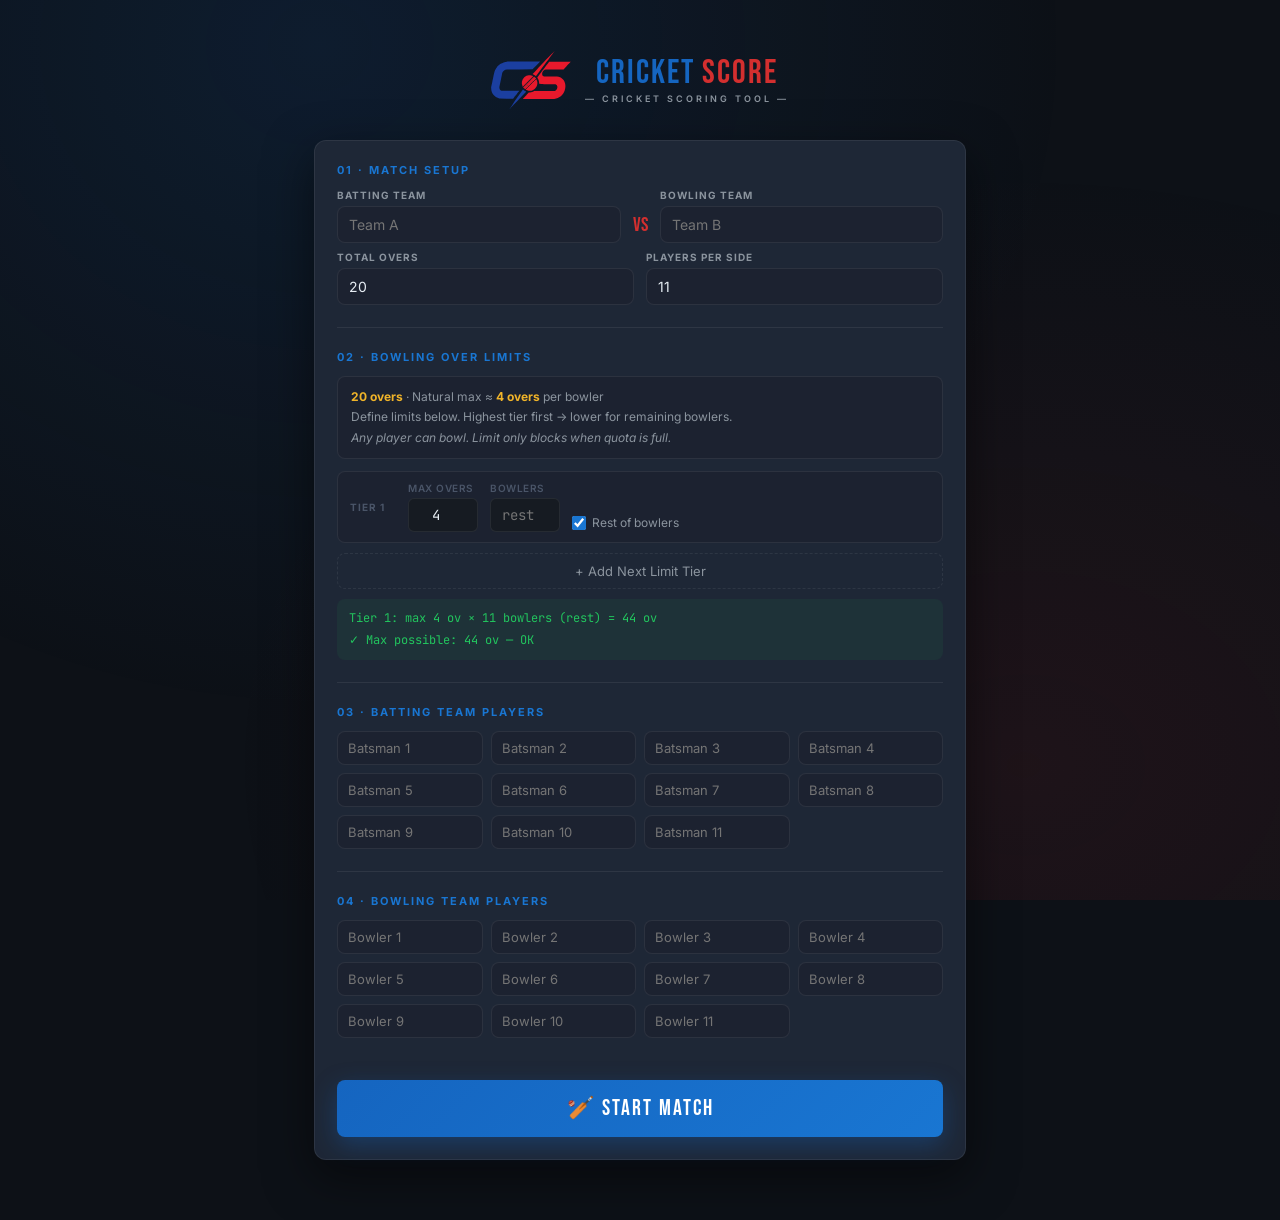
<file: index .html>
<!DOCTYPE html>
<html lang="en">

<head>
  <meta charset="UTF-8" />
  <meta name="viewport" content="width=device-width,initial-scale=1.0" />
  
  <!-- Primary Meta -->
  <title>Cricket Score – Cricket Scoring Tool</title>
  <meta name="description" content="A simple and fast cricket scoring tool for tracking live match scores." />
  <meta name="author" content="Your Name" />
  <meta name="theme-color" content="#242e42" />
  
  <!-- Favicon -->
<link rel="icon" type="image/png" href="/favicon-96x96.png" sizes="96x96" />
<link rel="icon" type="image/svg+xml" href="/favicon.svg" />
<link rel="shortcut icon" href="/favicon.ico" />
<link rel="apple-touch-icon" sizes="180x180" href="/apple-touch-icon.png" />

  
  <!-- PWA Manifest -->
  <link rel="manifest" href="manifest.json" />
  
  <!-- Open Graph (Facebook, WhatsApp, etc.) -->
  <meta property="og:type" content="website" />
  <meta property="og:title" content="Cricket Score – Cricket Scoring Tool" />
  <meta property="og:description" content="A simple and fast cricket scoring tool for tracking live match scores." />
  <meta property="og:image" content="og-image.png" />
  <meta property="og:image:width" content="1200" />
  <meta property="og:image:height" content="630" />
  <meta property="og:url" content="https://yoursite.com" />
  <meta property="og:site_name" content="Cricket Score" />
  
  <!-- Twitter Card -->
  <meta name="twitter:card" content="summary_large_image" />
  <meta name="twitter:title" content="Cricket Score – Cricket Scoring Tool" />
  <meta name="twitter:description" content="A simple and fast cricket scoring tool for tracking live match scores." />
  <meta name="twitter:image" content="og-image.png" />
  
  <!-- Fonts -->
  <link rel="preconnect" href="https://fonts.googleapis.com" />
  <link rel="preconnect" href="https://fonts.gstatic.com" crossorigin />
  <link href="https://fonts.googleapis.com/css2?family=Bebas+Neue&family=Inter:wght@400;500;600;700&family=JetBrains+Mono:wght@500;700&display=swap" rel="stylesheet" />
  
  <!-- Stylesheet -->
  <link rel="stylesheet" href="style .css" />
</head>

<body>
  <div id="app">
    
    <!-- ═══ SETUP ═══ -->
    <div id="setup-screen" class="screen active">
      <div class="setup-glow"></div>
      <div class="setup-wrap">
        
        <!-- Brand -->
        <div class="brand">
          <img src="/favicon.svg" alt="Logo" class="brand-svg">
          <div class="brand-text">
            <div class="brand-name"><span class="bc">CRICKET</span> <span class="bs">SCORE</span></div>
            <div class="brand-tagline">— CRICKET SCORING TOOL —</div>
          </div>
        </div>
        
        <div class="card">
          
          <!-- STEP 1 -->
          <div class="step">
            <div class="step-hd">01 · MATCH SETUP</div>
            <div class="row2">
              <div class="fg"><label>Batting Team</label><input id="teamA" type="text" placeholder="Team A" maxlength="20" /></div>
              <div class="vs">VS</div>
              <div class="fg"><label>Bowling Team</label><input id="teamB" type="text" placeholder="Team B" maxlength="20" /></div>
            </div>
            <div class="row2 mt8">
              <div class="fg"><label>Total Overs</label><input id="totalOvers" type="number" value="20" min="1" max="50" oninput="onMatchChange()" /></div>
              <div class="fg"><label>Players per Side</label><input id="playerCount" type="number" value="11" min="2" max="11" oninput="onMatchChange()" /></div>
            </div>
          </div>
          
          <!-- STEP 2 : OVER LIMITS -->
          <div class="step">
            <div class="step-hd">02 · BOWLING OVER LIMITS</div>
            <div class="limit-info" id="limitInfo"></div>
            
            <!-- Tier list -->
            <div id="tierList"></div>
            
            <!-- Add tier button -->
            <button class="add-tier-btn" id="addTierBtn" onclick="addTier()">+ Add Next Limit Tier</button>
            
            <!-- Feasibility -->
            <div class="feasibility" id="feasibility"></div>
          </div>
          
          <!-- STEP 3 : PLAYERS -->
          <div class="step">
            <div class="step-hd">03 · BATTING TEAM PLAYERS</div>
            <div class="pgrid" id="batGrid"></div>
          </div>
          <div class="step">
            <div class="step-hd">04 · BOWLING TEAM PLAYERS</div>
            <div class="pgrid" id="bowlGrid"></div>
          </div>
          
          <button class="start-btn" onclick="startMatch()">🏏 Start Match</button>
        </div>
      </div>
    </div>
    
    <!-- ═══ SCORING ═══ -->
    <div id="scoring-screen" class="screen">
      <header class="hdr">
        <div class="hdr-l">
          <img src="/favicon.svg" alt="Logo" class="hdr-logo">
          <div class="hdr-teams" id="hdrTeams"></div>
        </div>
        <div class="hdr-r">
          <span class="hdr-fmt" id="hdrFmt"></span>
          <button class="hbtn" id="inn2Btn" style="display:none" onclick="showInn2Modal()">2nd Inn</button>
          <button class="hbtn red" onclick="doReset()"><svg xmlns="http://www.w3.org/2000/svg" width="16" height="16" fill="currentColor" class="bi bi-arrow-counterclockwise" viewBox="0 0 16 16">
              <path fill-rule="evenodd" d="M8 3a5 5 0 1 1-4.546 2.914.5.5 0 0 0-.908-.417A6 6 0 1 0 8 2z" />
              <path d="M8 4.466V.534a.25.25 0 0 0-.41-.192L5.23 2.308a.25.25 0 0 0 0 .384l2.36 1.966A.25.25 0 0 0 8 4.466" />
            </svg></button>
        </div>
      </header>
      
      <!-- Scoreboard -->
      <div class="scoreboard" id="scoreboard">
        <div class="sb-team" id="sbTeam"></div>
        <div class="sb-score">
          <span class="sb-runs" id="sbRuns">0</span><span class="sb-wk" id="sbWk">/0</span>
        </div>
        <div class="sb-meta">
          <div class="smi">
            <div class="sml">Overs</div>
            <div class="smv" id="sbOv">0.0</div>
          </div>
          <div class="smi">
            <div class="sml">RR</div>
            <div class="smv" id="sbRR">0.00</div>
          </div>
          <div class="smi" id="tgtBlk" style="display:none">
            <div class="sml">Target</div>
            <div class="smv" id="sbTgt">—</div>
          </div>
          <div class="smi" id="rrrBlk" style="display:none">
            <div class="sml">Need</div>
            <div class="smv" id="sbNeed">—</div>
          </div>
        </div>
        <div class="sb-prog">
          <div class="sb-prog-lbl" id="innLbl">1st Innings</div>
          <div class="sb-prog-bar">
            <div class="sb-prog-fill" id="progFill"></div>
          </div>
        </div>
      </div>
      
      <!-- Current over -->
      <div class="sec">
        <div class="sec-hd">
          <span class="sec-ttl">Current Over</span>
          <span class="bowler-badge" id="bowlerBadge">—</span>
        </div>
        <div class="balls-row" id="ballsRow"></div>
        <div class="over-info" id="overInfo"></div>
      </div>
      
      <!-- Batsmen -->
      <div class="sec bat-sec">
        <div class="bat-row" id="strRow">
          <div class="bat-ico act">⚡</div>
          <div class="bat-det">
            <div class="bat-nm" id="strName">—</div>
            <div class="bat-st"><span id="strR">0</span>(<span id="strB">0</span>) · <b class="c4">4s:<span id="str4">0</span></b> <b class="c6">6s:<span id="str6">0</span></b> · SR:<span id="strSR">0.0</span></div>
          </div>
        </div>
        <div class="bat-div"></div>
        <div class="bat-row" id="nsRow">
          <div class="bat-ico">🏏</div>
          <div class="bat-det">
            <div class="bat-nm" id="nsName">—</div>
            <div class="bat-st"><span id="nsR">0</span>(<span id="nsB">0</span>)</div>
          </div>
        </div>
      </div>
      
      <!-- Score buttons -->
      <div class="sec">
        <div class="sec-hd"><span class="sec-ttl">Score</span></div>
        <div class="run-grid">
          <button class="rb dot" onclick="ball(0,null)">0<br><small>Dot</small></button>
          <button class="rb" onclick="ball(1,null)">1</button>
          <button class="rb" onclick="ball(2,null)">2</button>
          <button class="rb" onclick="ball(3,null)">3</button>
          <button class="rb four" onclick="ball(4,null)">4</button>
          <button class="rb six" onclick="ball(6,null)">6</button>
        </div>
        <div class="ext-grid">
          <button class="eb wd" onclick="ball(1,'wide')">Wide +1</button>
          <button class="eb wd" onclick="ball(2,'wide')">Wide +2</button>
          <button class="eb nb" onclick="ball(1,'noball')">No Ball</button>
          <button class="eb nb" onclick="ball(2,'noball')">NB +2</button>
          <button class="eb bye" onclick="ball(1,'bye')">Bye</button>
          <button class="eb bye" onclick="ball(1,'legbye')">Leg Bye</button>
        </div>
        <div class="act-grid">
          <button class="wk-btn" onclick="showWicketModal()">🔴 WICKET</button>
          <button class="undo-btn" onclick="undoLast()"><svg xmlns="http://www.w3.org/2000/svg" width="16" height="16" fill="currentColor" class="bi bi-arrow-90deg-left" viewBox="0 0 16 16">
              <path fill-rule="evenodd" d="M1.146 4.854a.5.5 0 0 1 0-.708l4-4a.5.5 0 1 1 .708.708L2.707 4H12.5A2.5 2.5 0 0 1 15 6.5v8a.5.5 0 0 1-1 0v-8A1.5 1.5 0 0 0 12.5 5H2.707l3.147 3.146a.5.5 0 1 1-.708.708z" />
            </svg> Undo</button>
        </div>
      </div>
      
      <!-- Bowling -->
      <div class="sec">
        <div class="sec-hd"><span class="sec-ttl">Bowling Figures</span></div>
        <div id="bowlFigs"></div>
      </div>
      
      <!-- Scorecard -->
      <div class="sec">
        <button class="sc-toggle" onclick="toggleSC()"><svg xmlns="http://www.w3.org/2000/svg" width="16" height="16" fill="currentColor" class="bi bi-clipboard-fill" viewBox="0 0 16 16">
  <path fill-rule="evenodd" d="M10 1.5a.5.5 0 0 0-.5-.5h-3a.5.5 0 0 0-.5.5v1a.5.5 0 0 0 .5.5h3a.5.5 0 0 0 .5-.5zm-5 0A1.5 1.5 0 0 1 6.5 0h3A1.5 1.5 0 0 1 11 1.5v1A1.5 1.5 0 0 1 9.5 4h-3A1.5 1.5 0 0 1 5 2.5zm-2 0h1v1A2.5 2.5 0 0 0 6.5 5h3A2.5 2.5 0 0 0 12 2.5v-1h1a2 2 0 0 1 2 2V14a2 2 0 0 1-2 2H3a2 2 0 0 1-2-2V3.5a2 2 0 0 1 2-2" />
</svg> SCORECARD</button>
        <div id="scPanel" style="display:none">
          <div class="sc-hd">Batting</div>
          <div id="batSC"></div>
          <div class="sc-hd mt">Bowling</div>
          <div id="bowlSC"></div>
        </div>
      </div>
    </div>
    
  </div><!-- #app -->
  
  <!-- MODALS -->
  <div id="wkModal" class="modal-bg" style="display:none">
    <div class="modal">
      <div class="modal-ttl">🔴 Wicket!</div>
      <div class="mf"><label>Batsman Out</label><select id="wkBat"></select></div>
      <div class="mf"><label>Dismissal</label>
        <div class="dis-grid">
          <button class="db" onclick="pickDis(this,'Bowled')">Bowled</button>
          <button class="db" onclick="pickDis(this,'Caught')">Caught</button>
          <button class="db" onclick="pickDis(this,'LBW')">LBW</button>
          <button class="db" onclick="pickDis(this,'Run Out')">Run Out</button>
          <button class="db" onclick="pickDis(this,'Stumped')">Stumped</button>
          <button class="db" onclick="pickDis(this,'Hit Wicket')">Hit Wicket</button>
        </div>
      </div>
      <div class="mf" id="newBatFld"><label>New Batsman</label><select id="newBat"></select></div>
      <div class="mact">
        <button class="mbtn-c" onclick="closeModal('wkModal')">Cancel</button>
        <button class="mbtn-ok" onclick="confirmWicket()">Confirm</button>
      </div>
    </div>
  </div>
  
  <div id="bowlerModal" class="modal-bg" style="display:none">
    <div class="modal">
      <div class="modal-ttl" id="bowlerModalTitle">Select Bowler</div>
      <div class="bowler-info" id="bowlerModalInfo"></div>
      <div id="bowlerList"></div>
      <div class="mact"><button class="mbtn-ok" onclick="confirmBowler()">Confirm</button></div>
    </div>
  </div>
  
  <div id="inn2Modal" class="modal-bg" style="display:none">
    <div class="modal">
      <div class="modal-ttl">Innings Break 🏏</div>
      <div id="inn2Info"></div>
      <div class="mact"><button class="mbtn-ok" onclick="startInn2()">Start 2nd Innings</button></div>
    </div>
  </div>
  
  <script src="app .js"></script>
  <script>
    if ('serviceWorker' in navigator) navigator.serviceWorker.register('sw.js').catch(() => {})
  </script>
</body>

</html>
</file>
<file: style .css>
:root {
  --bg: #0d1117;
  --bg2: #161b22;
  --bg3: #1c2230;
  --sf: #1e2736;
  --sf2: #242e42;
  --blue: #1565C0;
  --blue2: #1976D2;
  --red: #D32F2F;
  --red2: #E53935;
  --grn: #22c55e;
  --ylw: #f0b429;
  --text: #e6edf3;
  --t2: #8b949e;
  --t3: #4a5568;
  --bdr: rgba(255, 255, 255, 0.07);
  --r: 12px;
  --rs: 8px;
  --f: 'Inter', sans-serif;
  --m: 'JetBrains Mono', monospace;
  --d: 'Bebas Neue', sans-serif;
}

* {
  box-sizing: border-box;
  margin: 0;
  padding: 0;
  -webkit-tap-highlight-color: transparent
}

body {
  background: var(--bg);
  color: var(--text);
  font-family: var(--f);
  min-height: 100dvh;
  overflow-x: hidden
}

.screen {
  display: none;
  min-height: 100dvh
}

.screen.active {
  display: block
}

input:focus {
  outline: none
}

button {
  cursor: pointer
}

/* ── SETUP ── */
.setup-glow {
  position: fixed;
  inset: 0;
  z-index: 0;
  pointer-events: none;
  background: radial-gradient(ellipse at 25% 5%, rgba(21, 101, 192, .14)0%, transparent 55%),
    radial-gradient(ellipse at 80% 85%, rgba(211, 47, 47, .09)0%, transparent 55%)
}

.setup-wrap {
  position: relative;
  z-index: 1;
  max-width: 680px;
  margin: 0 auto;
  padding: 16px 14px 60px
}

/* Brand */
.brand {
  display: flex;
  align-items: center;
  gap: 14px;
  padding: 24px 0 20px;
  justify-content: center
}

.brand-svg {
  width: 80px;
  height: 80px
}

.brand-text {
  display: flex;
  flex-direction: column;
  gap: 3px;
  text-align: center;
}

.brand-name {
  font-family: var(--d);
  font-size: 34px;
  letter-spacing: 2px;
  line-height: 1
}

.bc {
  color: var(--blue)
}

.bs {
  color: var(--red)
}

.brand-tagline {
  font-size: 9px;
  letter-spacing: 3px;
  color: var(--t2);
  font-weight: 600
}

/* Card */
.card {
  background: var(--sf);
  border: 1px solid var(--bdr);
  border-radius: var(--r);
  padding: 22px;
  box-shadow: 0 16px 48px rgba(0, 0, 0, .5)
}

.step {
  margin-bottom: 22px;
  padding-bottom: 22px;
  border-bottom: 1px solid var(--bdr)
}

.step:last-of-type {
  border-bottom: none;
  margin-bottom: 0
}

.step-hd {
  font-size: 11px;
  font-weight: 700;
  letter-spacing: 2px;
  color: var(--blue2);
  text-transform: uppercase;
  margin-bottom: 12px
}

.row2 {
  display: flex;
  gap: 12px;
  align-items: center
}

.mt8 {
  margin-top: 8px
}

.vs {
  font-family: var(--d);
  font-size: 20px;
  color: var(--red);
  flex-shrink: 0;
  padding-top: 18px
}

.fg {
  flex: 1;
  display: flex;
  flex-direction: column;
  gap: 5px
}

.fg label {
  font-size: 10px;
  font-weight: 700;
  letter-spacing: 1px;
  text-transform: uppercase;
  color: var(--t2)
}

.fg input {
  background: var(--bg3);
  border: 1px solid var(--bdr);
  border-radius: var(--rs);
  color: var(--text);
  font-family: var(--f);
  font-size: 14px;
  padding: 9px 11px;
  transition: border-color .2s;
  width: 100%
}

.fg input:focus {
  border-color: var(--blue2)
}

/* Limit info */
.limit-info {
  background: var(--bg3);
  border: 1px solid var(--bdr);
  border-radius: var(--rs);
  padding: 10px 13px;
  font-size: 12px;
  color: var(--t2);
  margin-bottom: 12px;
  line-height: 1.7
}

.limit-info strong {
  color: var(--ylw)
}

/* Tier rows */
.tier-row {
  display: flex;
  align-items: center;
  gap: 10px;
  background: var(--bg3);
  border: 1px solid var(--bdr);
  border-radius: var(--rs);
  padding: 10px 12px;
  margin-bottom: 8px
}

.tier-idx {
  font-size: 10px;
  font-weight: 700;
  letter-spacing: 1px;
  color: var(--t3);
  width: 48px;
  flex-shrink: 0;
  text-transform: uppercase
}

.tier-fields {
  display: flex;
  gap: 12px;
  flex: 1;
  align-items: flex-end;
  flex-wrap: wrap
}

.tf {
  display: flex;
  flex-direction: column;
  gap: 4px
}

.tf label {
  font-size: 10px;
  font-weight: 600;
  letter-spacing: .5px;
  text-transform: uppercase;
  color: var(--t3)
}

.tf input[type=number] {
  background: var(--bg2);
  border: 1px solid var(--bdr);
  border-radius: 6px;
  color: var(--text);
  font-family: var(--m);
  font-size: 14px;
  padding: 7px 10px;
  width: 70px;
  text-align: center;
  transition: border-color .2s
}

.tf input:focus {
  border-color: var(--blue2)
}

.tf.wide input {
  width: 90px
}

.rest-wrap {
  display: flex;
  align-items: center;
  gap: 6px;
  padding-bottom: 2px
}

.rest-wrap label {
  font-size: 12px;
  color: var(--t2);
  user-select: none
}

.rest-wrap input[type=checkbox] {
  width: 14px;
  height: 14px;
  accent-color: var(--blue2)
}

.tier-del {
  background: none;
  border: none;
  color: var(--t3);
  font-size: 16px;
  padding: 4px 6px;
  border-radius: 6px;
  transition: color .2s;
  flex-shrink: 0;
  line-height: 1
}

.tier-del:hover {
  color: var(--red2)
}

.add-tier-btn {
  width: 100%;
  background: transparent;
  border: 1px dashed var(--bdr);
  border-radius: var(--rs);
  color: var(--t2);
  font-family: var(--f);
  font-size: 13px;
  padding: 9px;
  margin-top: 2px;
  transition: all .2s
}

.add-tier-btn:hover {
  border-color: var(--blue2);
  color: var(--blue2)
}

.feasibility {
  margin-top: 10px;
  font-size: 12px;
  padding: 9px 12px;
  border-radius: var(--rs);
  font-family: var(--m);
  white-space: pre-line;
  line-height: 1.8;
  display: none
}

.feasibility.ok {
  display: block;
  background: rgba(34, 197, 94, .07);
  color: var(--grn)
}

.feasibility.err {
  display: block;
  background: rgba(211, 47, 47, .07);
  color: var(--red2)
}

/* Players */
.pgrid {
  display: grid;
  grid-template-columns: repeat(auto-fill, minmax(130px, 1fr));
  gap: 8px
}

.pgrid input {
  background: var(--bg3);
  border: 1px solid var(--bdr);
  border-radius: var(--rs);
  color: var(--text);
  font-family: var(--f);
  font-size: 13px;
  padding: 8px 10px;
  width: 100%;
  transition: border-color .2s
}

.pgrid input:focus {
  border-color: var(--blue2)
}

.start-btn {
  width: 100%;
  background: linear-gradient(135deg, var(--blue), var(--blue2));
  color: #fff;
  border: none;
  border-radius: var(--rs);
  font-family: var(--d);
  font-size: 22px;
  letter-spacing: 2px;
  padding: 15px;
  margin-top: 20px;
  transition: transform .15s, opacity .15s;
  box-shadow: 0 8px 24px rgba(21, 101, 192, .35)
}

.start-btn:hover {
  transform: translateY(-2px);
  opacity: .9
}

/* ── SCORING ── */
.hdr {
  position: sticky;
  top: 0;
  z-index: 100;
  background: rgba(13, 17, 23, .96);
  backdrop-filter: blur(12px);
  border-bottom: 1px solid var(--bdr);
  display: flex;
  align-items: center;
  justify-content: space-between;
  padding: 9px 14px
}

.hdr-l {
  display: flex;
  align-items: center;
  gap: 10px
}

.hdr-logo {
  font-size: 22px;
  letter-spacing: 1px;
  height: 50 px;
  width: 50px;
}


.hdr-teams {
  font-size: 13px;
  font-weight: 600
}

.hdr-teams {
  font-size: 13px;
  font-weight: 600;
  white-space: nowrap;
}

.hdr-r {
  display: flex;
  align-items: center;
  gap: 7px
}

.hdr-fmt {
  font-size: 11px;
  font-weight: 600;
  letter-spacing: 1px;
  color: var(--t2)
}

.hbtn {
  background: var(--sf2);
  border: 1px solid var(--bdr);
  border-radius: 6px;
  color: var(--t2);
  font-size: 12px;
  padding: 5px 10px;
  transition: all .2s;
  display: flex;
  align-items: center;
  justify-content: center;
  gap: 4px;
}

.hbtn:hover {
  border-color: var(--blue2);
  color: var(--text)
}

.hbtn.red:hover {
  border-color: var(--red);
  color: var(--red)
}

/* Scoreboard */
.scoreboard {
  background: linear-gradient(155deg, #111827, #1a2540);
  padding: 18px 16px 14px;
  border-bottom: 1px solid var(--bdr);
  position: relative;
  overflow: hidden
}

.scoreboard::after {
  content: '';
  position: absolute;
  top: -50px;
  right: -50px;
  width: 200px;
  height: 200px;
  background: radial-gradient(circle, rgba(21, 101, 192, .1), transparent 70%);
  pointer-events: none
}

.sb-team {
  font-size: 10px;
  font-weight: 700;
  letter-spacing: 2px;
  text-transform: uppercase;
  color: var(--t2);
  margin-bottom: 2px
}

.sb-score {
  display: flex;
  align-items: baseline;
  gap: 2px;
  line-height: 1
}

.sb-runs {
  font-family: var(--d);
  font-size: clamp(64px, 15vw, 92px);
  color: var(--text);
  letter-spacing: -2px
}

.sb-wk {
  font-family: var(--d);
  font-size: clamp(42px, 10vw, 58px);
  color: var(--red);
  letter-spacing: -1px
}

.sb-meta {
  display: flex;
  gap: 18px;
  margin-top: 10px;
  flex-wrap: wrap
}

.smi {
  display: flex;
  flex-direction: column;
  gap: 2px
}

.sml {
  font-size: 9px;
  font-weight: 700;
  letter-spacing: 1.5px;
  text-transform: uppercase;
  color: var(--t3)
}

.smv {
  font-family: var(--m);
  font-size: 17px;
  font-weight: 700;
  color: var(--grn)
}

.sb-prog {
  margin-top: 12px
}

.sb-prog-lbl {
  font-size: 9px;
  font-weight: 700;
  letter-spacing: 1.5px;
  text-transform: uppercase;
  color: var(--t3);
  margin-bottom: 5px
}

.sb-prog-bar {
  height: 3px;
  background: rgba(255, 255, 255, .05);
  border-radius: 2px;
  overflow: hidden
}

.sb-prog-fill {
  height: 100%;
  background: linear-gradient(90deg, var(--blue2), var(--red));
  border-radius: 2px;
  transition: width .4s ease
}

/* Sections */
.sec {
  padding: 13px 14px;
  border-bottom: 1px solid var(--bdr)
}

.sec-hd {
  display: flex;
  align-items: center;
  justify-content: space-between;
  margin-bottom: 10px
}

.sec-ttl {
  font-size: 10px;
  font-weight: 700;
  letter-spacing: 2px;
  text-transform: uppercase;
  color: var(--t3)
}

.bowler-badge {
  background: var(--sf2);
  border: 1px solid var(--bdr);
  border-radius: 20px;
  padding: 3px 11px;
  font-size: 11px;
  color: var(--t2)
}

/* Balls */
.balls-row {
  display: flex;
  gap: 6px;
  flex-wrap: wrap;
  margin-bottom: 6px
}

.ball {
  width: 36px;
  height: 36px;
  border-radius: 50%;
  display: flex;
  align-items: center;
  justify-content: center;
  font-family: var(--m);
  font-size: 12px;
  font-weight: 700;
  border: 2px solid transparent;
  animation: pop .18s ease;
  flex-shrink: 0
}

@keyframes pop {
  from {
    transform: scale(0);
    opacity: 0
  }
  
  to {
    transform: scale(1);
    opacity: 1
  }
}

.bd {
  background: var(--sf2);
  color: var(--t3);
  border-color: var(--bdr)
}

.br {
  background: rgba(34, 197, 94, .1);
  color: #4ade80;
  border-color: rgba(34, 197, 94, .3)
}

.b4 {
  background: rgba(21, 101, 192, .15);
  color: #60a5fa;
  border-color: rgba(21, 101, 192, .5)
}

.b6 {
  background: rgba(240, 180, 41, .12);
  color: var(--ylw);
  border-color: rgba(240, 180, 41, .4)
}

.bw {
  background: rgba(229, 57, 53, .1);
  color: #f87171;
  border-color: rgba(229, 57, 53, .35);
  font-size: 9px
}

.bnb {
  background: rgba(240, 180, 41, .1);
  color: var(--ylw);
  border-color: rgba(240, 180, 41, .3);
  font-size: 9px
}

.bb {
  background: rgba(139, 148, 158, .1);
  color: var(--t2);
  border-color: var(--bdr);
  font-size: 9px
}

.bW {
  background: rgba(229, 57, 53, .15);
  color: #ef4444;
  border-color: rgba(229, 57, 53, .6)
}

.bgh {
  opacity: .12;
  background: var(--sf);
  border-color: var(--bdr);
  color: var(--t3)
}

.over-info {
  font-family: var(--m);
  font-size: 11px;
  color: var(--t3)
}

/* Batsmen */
.bat-sec {
  padding-top: 11px;
  padding-bottom: 11px
}

.bat-row {
  display: flex;
  align-items: center;
  gap: 10px;
  padding: 5px 0
}

.bat-ico {
  font-size: 18px;
  width: 26px;
  text-align: center;
  flex-shrink: 0
}

.bat-ico.act {
  animation: pulse 1.8s ease-in-out infinite
}

@keyframes pulse {
  
  0%,
  100% {
    opacity: 1
  }
  
  50% {
    opacity: .4
  }
}

.bat-det {
  flex: 1;
  min-width: 0
}

.bat-nm {
  font-size: 14px;
  font-weight: 600;
  white-space: nowrap;
  overflow: hidden;
  text-overflow: ellipsis
}

.bat-st {
  font-family: var(--m);
  font-size: 11px;
  color: var(--t2);
  margin-top: 2px
}

.c4 {
  color: #60a5fa;
  font-weight: 400
}

.c6 {
  color: var(--ylw);
  font-weight: 400
}

.bat-div {
  height: 1px;
  background: var(--bdr);
  margin: 4px 0
}

/* Buttons */
.run-grid {
  display: grid;
  grid-template-columns: repeat(6, 1fr);
  gap: 7px;
  margin-bottom: 9px
}

.rb {
  background: var(--sf2);
  border: 2px solid var(--bdr);
  border-radius: var(--rs);
  color: var(--text);
  font-family: var(--d);
  font-size: 22px;
  letter-spacing: 1px;
  padding: 12px 0;
  transition: all .12s;
  display: flex;
  flex-direction: column;
  align-items: center;
  justify-content: center;
  gap: 1px;
  line-height: 1
}

.rb small {
  font-family: var(--f);
  font-size: 9px;
  color: var(--t3);
  letter-spacing: .5px;
  text-transform: uppercase
}

.rb:hover {
  border-color: var(--blue2);
  transform: translateY(-2px)
}

.rb:active {
  transform: translateY(0)
}

.rb.dot {
  border-style: dashed
}

.rb.four {
  border-color: rgba(21, 101, 192, .4);
  color: #60a5fa
}

.rb.four:hover {
  background: rgba(21, 101, 192, .1)
}

.rb.six {
  border-color: rgba(240, 180, 41, .4);
  color: var(--ylw)
}

.rb.six:hover {
  background: rgba(240, 180, 41, .08)
}

.ext-grid {
  display: grid;
  grid-template-columns: repeat(3, 1fr);
  gap: 7px;
  margin-bottom: 9px
}

.eb {
  background: var(--sf);
  border: 1px solid var(--bdr);
  border-radius: var(--rs);
  color: var(--t2);
  font-family: var(--f);
  font-size: 12px;
  font-weight: 600;
  padding: 9px 4px;
  transition: all .12s
}

.eb.wd:hover {
  background: rgba(229, 57, 53, .1);
  border-color: #ef4444;
  color: #f87171
}

.eb.nb:hover {
  background: rgba(240, 180, 41, .1);
  border-color: var(--ylw);
  color: var(--ylw)
}

.eb.bye:hover {
  background: rgba(139, 148, 158, .1);
  border-color: var(--t2);
  color: var(--text)
}

.act-grid {
  display: grid;
  grid-template-columns: 1fr 1fr;
  gap: 9px
}

.wk-btn {
  background: rgba(229, 57, 53, .1);
  border: 2px solid rgba(229, 57, 53, .4);
  border-radius: var(--rs);
  color: #ef4444;
  font-family: var(--d);
  font-size: 20px;
  letter-spacing: 1px;
  padding: 12px;
  transition: all .15s
}

.wk-btn:hover {
  background: rgba(229, 57, 53, .18);
  border-color: #ef4444;
  transform: translateY(-2px)
}

.undo-btn {
  background: var(--sf);
  border: 2px solid var(--bdr);
  border-radius: var(--rs);
  color: var(--t2);
  font-family: var(--d);
  font-size: 20px;
  letter-spacing: 1px;
  padding: 12px;
  transition: all .15s
}

.undo-btn:hover {
  border-color: var(--t2);
  color: var(--text)
}

/* Bowling figures */
.bfr {
  display: flex;
  align-items: center;
  padding: 7px 0;
  border-bottom: 1px solid var(--bdr);
  gap: 8px
}

.bfr:last-child {
  border-bottom: none
}

.bfr-nm {
  flex: 1;
  font-size: 13px;
  font-weight: 500
}

.bfr-nm.cur {
  color: var(--grn)
}

.bfr-stats {
  font-family: var(--m);
  font-size: 11px;
  color: var(--t2);
  display: flex;
  gap: 9px
}

.bfr-quota {
  font-family: var(--m);
  font-size: 11px;
  padding: 2px 7px;
  border-radius: 4px;
  background: var(--sf2);
  color: var(--t3);
  flex-shrink: 0
}

.bfr-quota.done {
  color: var(--red2);
  background: rgba(229, 57, 53, .08)
}

/* Scorecard 
.sc-toggle {
  width: 100%;
  background: var(--sf);
  border: 1px solid var(--bdr);
  border-radius: var(--rs);
  color: var(--t2);
  font-family: var(--f);
  font-size: 13px;
  font-weight: 600;
  padding: 11px;
  transition: all .2s
}

.sc-toggle:hover {
  border-color: var(--blue2);
  color: var(--text)
}

.sc-hd {
  font-size: 10px;
  font-weight: 700;
  letter-spacing: 2px;
  text-transform: uppercase;
  color: var(--t3);
  margin: 14px 0 7px
}
*/


.sc-toggle {
  width: 100%;
  background: var(--sf);
  border: 1px solid var(--bdr);
  border-radius: var(--rs);
  color: var(--t2);
  font-family: var(--f);
  font-size: 13px;
  font-weight: 600;
  padding: 11px 14px;
  transition: all .2s;
  display: flex;          /* inline-flex না, flex */
  align-items: center;
  justify-content: center;
  gap: 7px;
  cursor: pointer;
  line-height: 1;
}

.sc-toggle svg {
  display: block;         /* inline বাদ দিলে baseline issue যায় */
  flex-shrink: 0;
  vertical-align: middle; /* fallback হিসেবে */
  position: relative;
  top: -1px;              /* optical correction — SVG সামান্য উপরে থাকে */
}

.sc-toggle:hover {
  border-color: var(--blue2);
  color: var(--text);
}

.sc-hd.mt {
  margin-top: 18px
}

.scr {
  display: flex;
  align-items: center;
  gap: 5px;
  padding: 6px 0;
  border-bottom: 1px solid var(--bdr);
  font-size: 12px
}

.scr-nm {
  flex: 1.5;
  font-weight: 500
}

.scr-hw {
  flex: 2;
  color: var(--t3);
  font-size: 11px
}

.scr-r {
  font-family: var(--m);
  font-weight: 700;
  color: var(--grn);
  width: 28px;
  text-align: right
}

.scr-b {
  font-family: var(--m);
  font-size: 11px;
  color: var(--t3);
  width: 28px;
  text-align: right
}

.scr-4 {
  font-family: var(--m);
  font-size: 11px;
  color: #60a5fa;
  width: 22px;
  text-align: right
}

.scr-6 {
  font-family: var(--m);
  font-size: 11px;
  color: var(--ylw);
  width: 22px;
  text-align: right
}

/* Modals */
.modal-bg {
  position: fixed;
  inset: 0;
  z-index: 200;
  background: rgba(0, 0, 0, .75);
  backdrop-filter: blur(4px);
  display: flex;
  align-items: center;
  justify-content: center;
  padding: 18px;
  animation: fi .18s ease
}

@keyframes fi {
  from {
    opacity: 0
  }
  
  to {
    opacity: 1
  }
}

.modal {
  background: var(--sf);
  border: 1px solid var(--bdr);
  border-radius: var(--r);
  padding: 22px;
  width: 100%;
  max-width: 400px;
  box-shadow: 0 24px 64px rgba(0, 0, 0, .6);
  animation: su .18s ease;
  max-height: 90dvh;
  overflow-y: auto
}

@keyframes su {
  from {
    transform: translateY(14px);
    opacity: 0
  }
  
  to {
    transform: translateY(0);
    opacity: 1
  }
}

.modal-ttl {
  font-family: var(--d);
  font-size: 26px;
  letter-spacing: 2px;
  color: var(--red);
  margin-bottom: 16px
}

.mf {
  margin-bottom: 13px
}

.mf label {
  display: block;
  font-size: 10px;
  font-weight: 700;
  letter-spacing: 1px;
  text-transform: uppercase;
  color: var(--t2);
  margin-bottom: 7px
}

.mf select {
  width: 100%;
  background: var(--bg3);
  border: 1px solid var(--bdr);
  border-radius: var(--rs);
  color: var(--text);
  font-family: var(--f);
  font-size: 14px;
  padding: 9px 11px
}

.dis-grid {
  display: grid;
  grid-template-columns: repeat(3, 1fr);
  gap: 7px
}

.db {
  background: var(--sf2);
  border: 1px solid var(--bdr);
  border-radius: var(--rs);
  color: var(--t2);
  font-size: 12px;
  font-weight: 600;
  padding: 8px 4px;
  transition: all .12s
}

.db:hover,
.db.sel {
  background: rgba(229, 57, 53, .1);
  border-color: var(--red2);
  color: #ef4444
}

.mact {
  display: flex;
  gap: 9px;
  justify-content: flex-end;
  margin-top: 16px
}

.mbtn-c {
  background: var(--sf2);
  border: 1px solid var(--bdr);
  border-radius: var(--rs);
  color: var(--t2);
  font-family: var(--f);
  font-size: 14px;
  padding: 9px 16px
}

.mbtn-ok {
  background: var(--blue);
  border: none;
  border-radius: var(--rs);
  color: #fff;
  font-family: var(--f);
  font-size: 14px;
  font-weight: 600;
  padding: 9px 18px;
  transition: opacity .2s
}

.mbtn-ok:hover {
  opacity: .85
}

/* Bowler pick list */
.bowler-info {
  background: var(--bg3);
  border: 1px solid var(--bdr);
  border-radius: var(--rs);
  padding: 8px 12px;
  font-size: 12px;
  color: var(--t2);
  margin-bottom: 11px;
  font-family: var(--m);
  line-height: 1.6
}

.bpl {
  display: flex;
  align-items: center;
  justify-content: space-between;
  background: var(--sf2);
  border: 2px solid var(--bdr);
  border-radius: var(--rs);
  padding: 11px 13px;
  margin-bottom: 7px;
  transition: all .14s
}

.bpl:not(.off) {
  cursor: pointer
}

.bpl:not(.off):hover {
  border-color: var(--grn)
}

.bpl.sel {
  border-color: var(--grn);
  background: rgba(34, 197, 94, .07)
}

.bpl.off {
  opacity: .32;
  pointer-events: none
}

.bpl-l {
  display: flex;
  align-items: center;
  gap: 6px
}

.bpl-nm {
  font-size: 14px;
  font-weight: 500
}

.bpl-tag {
  font-size: 10px;
  font-weight: 600;
  background: rgba(229, 57, 53, .15);
  color: #f87171;
  border-radius: 4px;
  padding: 2px 6px
}

.bpl-q {
  font-family: var(--m);
  font-size: 12px;
  color: var(--t3)
}

/* Flash */
.flash-g {
  animation: fg .3s ease
}

.flash-r {
  animation: fr .3s ease
}

@keyframes fg {
  
  0%,
  100% {
    filter: none
  }
  
  50% {
    filter: brightness(1.15)
  }
}

@keyframes fr {
  
  0%,
  100% {
    filter: none
  }
  
  50% {
    filter: brightness(1.1) hue-rotate(-10deg)
  }
}

@media(max-width:480px) {
  .run-grid {
    grid-template-columns: repeat(3, 1fr)
  }
  
  .ext-grid {
    grid-template-columns: repeat(2, 1fr)
  }
  
  .row2 {
    flex-direction: column
  }
  
  .vs {
    padding-top: 0
  }
  
  .dis-grid {
    grid-template-columns: repeat(2, 1fr)
  }
  
  .card {
    padding: 16px 13px
  }
}
</file>
